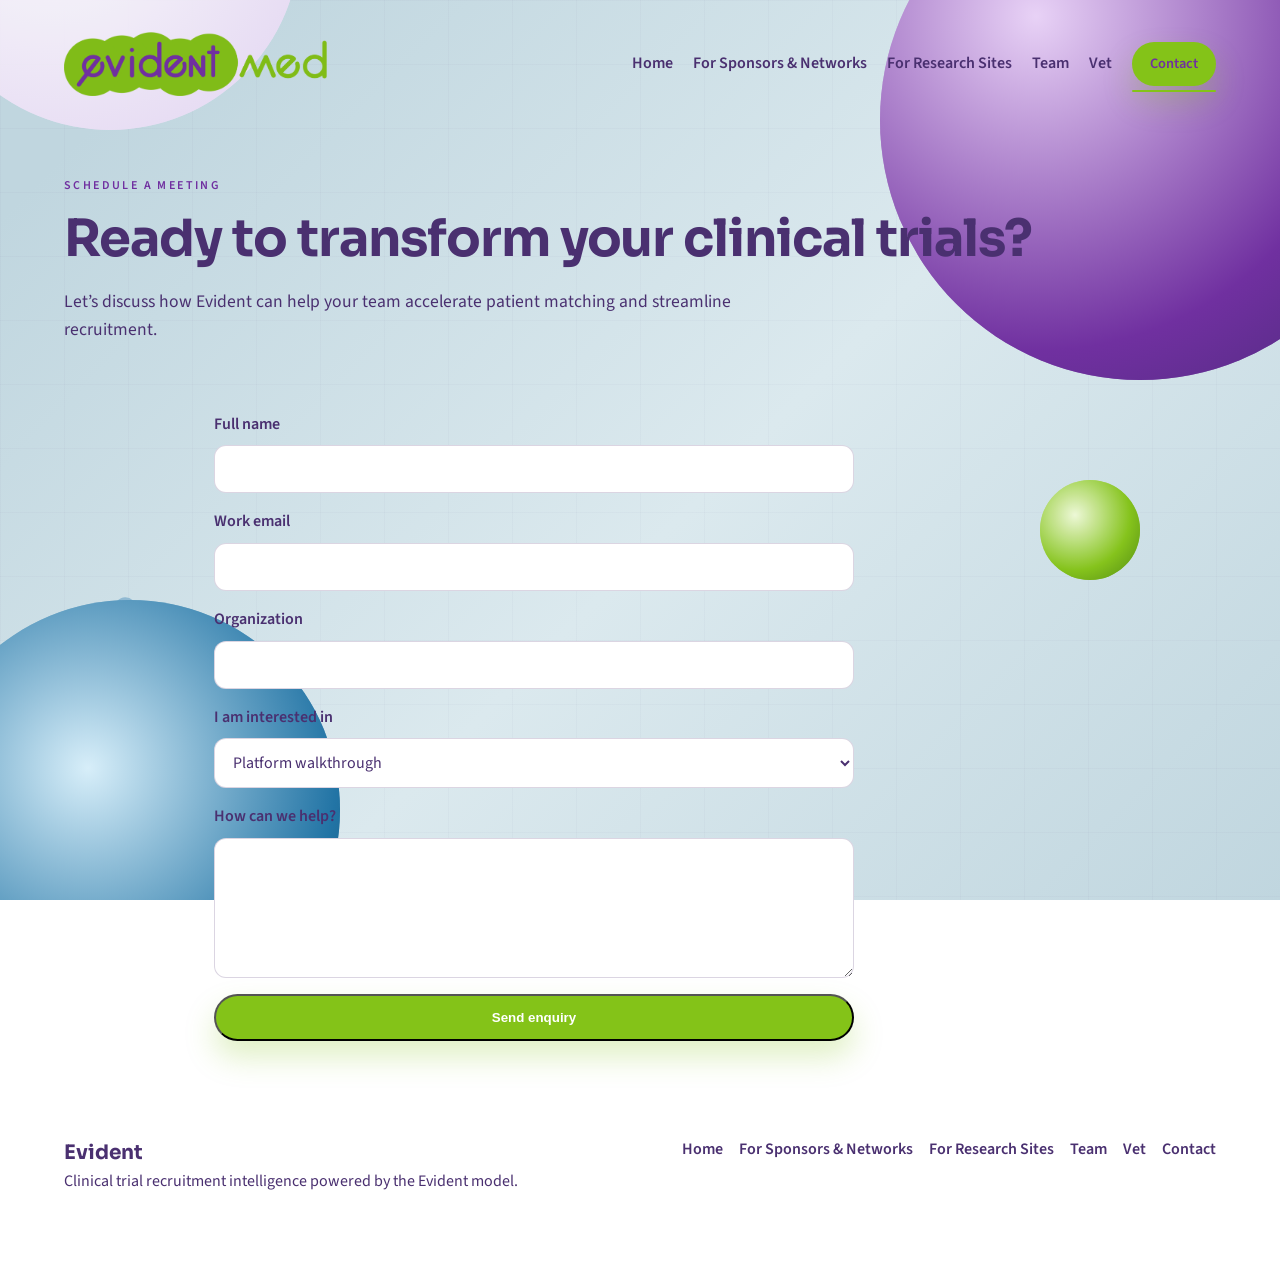
<file: contact/index.html>
<!doctype html>
<html lang="en">
  <head>
    <meta charset="utf-8" />
    <meta name="viewport" content="width=device-width, initial-scale=1" />
    <title>Evident | Contact</title>
    <meta
      name="description"
      content="Schedule a meeting with Evident to discuss patient-trial matching powered by the Evident model and recruitment acceleration."
    />
    <link rel="icon" href="../static/favicon.png" type="image/png" />
    <link rel="preconnect" href="https://fonts.googleapis.com" />
    <link rel="preconnect" href="https://fonts.gstatic.com" crossorigin />
    <link
      href="https://fonts.googleapis.com/css2?family=Sora:wght@400;600;700&family=Source+Sans+3:wght@400;500;600&display=swap"
      rel="stylesheet"
    />
    <link rel="stylesheet" href="../styles.css" />
  </head>
  <body>
    <div class="bg">
      <div class="orb orb-one" aria-hidden="true"></div>
      <div class="orb orb-two" aria-hidden="true"></div>
      <div class="orb orb-three" aria-hidden="true"></div>
      <div class="orb orb-four" aria-hidden="true"></div>
      <div class="orb orb-one orb-flat" aria-hidden="true"></div>
      <div class="orb orb-two orb-flat" aria-hidden="true"></div>
      <div class="orb orb-three orb-flat" aria-hidden="true"></div>
      <div class="orb orb-four orb-flat" aria-hidden="true"></div>
      <canvas class="orb-lines" aria-hidden="true"></canvas>
      <div class="grid" aria-hidden="true"></div>
    </div>

    <header class="nav">
      <a class="logo" href="../index.html" aria-label="Evident home">
        <img src="../static/evidentmed.png" alt="Evident logo" />
      </a>
      <button class="nav-toggle" type="button" aria-label="Toggle menu" aria-expanded="false">
        <span class="bar"></span>
        <span class="bar"></span>
        <span class="bar"></span>
      </button>
      <nav class="nav-links">
        <button class="nav-toggle nav-close" type="button" aria-label="Close menu">
          <span class="bar"></span>
          <span class="bar"></span>
          <span class="bar"></span>
        </button>
        <a href="../index.html">Home</a>
        <a href="../pharma/index.html">For Sponsors &amp; Networks</a>
        <a href="../vets/index.html">For Research Sites</a>
        <a href="../team/index.html">Team</a>
        <a href="https://evident.vet">Vet</a>
        <a href="../contact/index.html" class="button small active">Contact</a>
      </nav>
    </header>

    <main>
      <section class="page-hero">
        <p class="eyebrow">Schedule a meeting</p>
        <h1>Ready to transform your clinical trials?</h1>
        <p class="lede">
          Let’s discuss how Evident can help your team accelerate patient
          matching and streamline recruitment.
        </p>
      </section>

      <section class="content">
        <form class="form" action="https://api.web3forms.com/submit" method="post" data-web3>
          <input type="hidden" name="access_key" value="3e343754-287f-47aa-9b7f-0cca953d93fd" />
          <input type="hidden" name="subject" value="Evident website enquiry" />
          <input type="hidden" name="from_name" value="Evident Website" />
          <div class="field">
            <label class="label" for="name">Full name</label>
            <input class="input" id="name" name="name" type="text" required />
          </div>
          <div class="field">
            <label class="label" for="email">Work email</label>
            <input class="input" id="email" name="email" type="email" required />
          </div>
          <div class="field">
            <label class="label" for="company">Organization</label>
            <input class="input" id="company" name="company" type="text" />
          </div>
          <div class="field">
            <label class="label" for="interest">I am interested in</label>
            <select class="select" id="interest" name="interest">
              <option value="demo" selected>Platform walkthrough</option>
              <option value="sponsor">Sponsor / CRO workflow</option>
              <option value="site">Research site deployment</option>
              <option value="integration">EHR and data integration</option>
              <option value="other">Other</option>
            </select>
          </div>
          <div class="field">
            <label class="label" for="message">How can we help?</label>
            <textarea
              class="textarea"
              id="message"
              name="message"
              required
            ></textarea>
          </div>
          <button class="button" type="submit">Send enquiry</button>
          <p class="form-note" data-form-status></p>
        </form>
      </section>
    </main>

    <footer class="footer">
      <div>
        <div class="logo">Evident</div>
        <p>Clinical trial recruitment intelligence powered by the Evident model.</p>
      </div>
      <div class="footer-links">
        <a href="../index.html">Home</a>
        <a href="../pharma/index.html">For Sponsors &amp; Networks</a>
        <a href="../vets/index.html">For Research Sites</a>
        <a href="../team/index.html">Team</a>
        <a href="https://evident.vet">Vet</a>
        <a href="../contact/index.html">Contact</a>
      </div>
    </footer>
    <script src="../scripts.js"></script>
  </body>
</html>
</file>
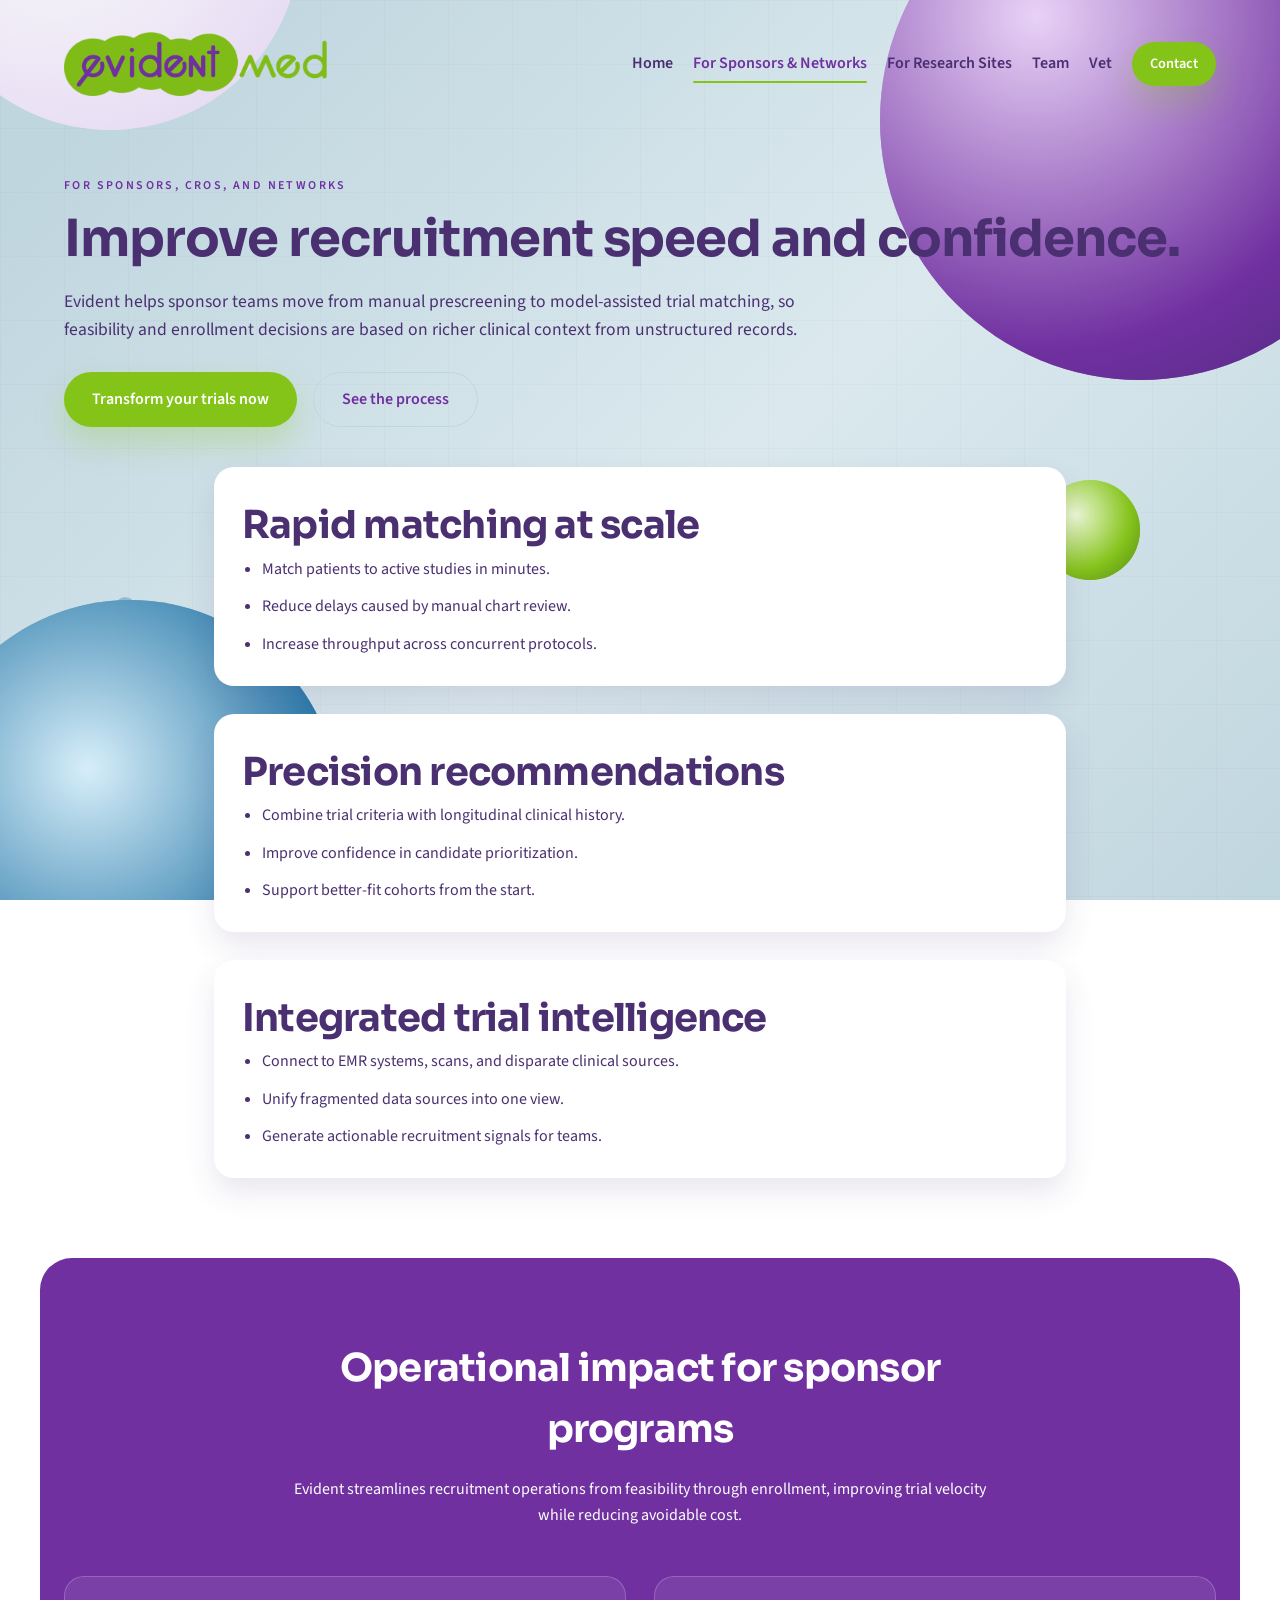
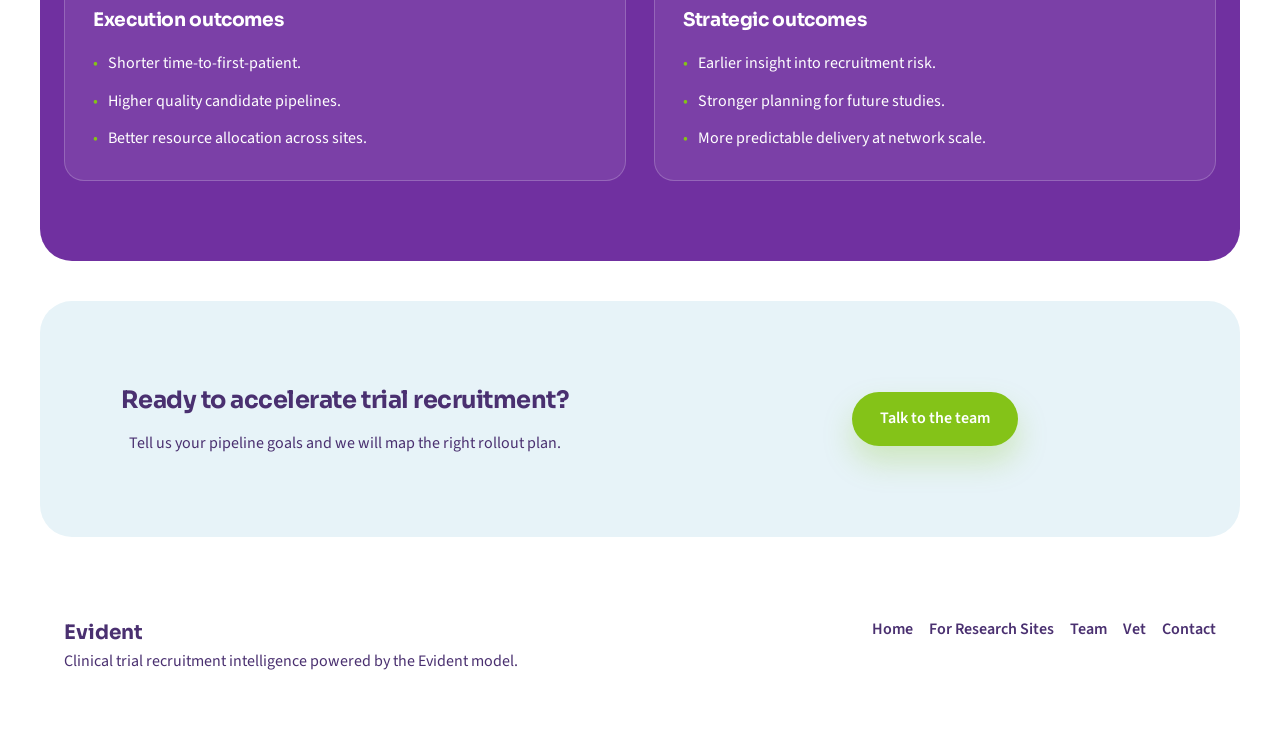
<file: pharma/index.html>
<!doctype html>
<html lang="en">
  <head>
    <meta charset="utf-8" />
    <meta name="viewport" content="width=device-width, initial-scale=1" />
    <title>Evident | For Sponsors &amp; Networks</title>
    <meta
      name="description"
      content="Evident helps sponsors and networks accelerate recruitment with model-driven patient-trial matching and integrated data analysis."
    />
    <link rel="icon" href="../static/favicon.png" type="image/png" />
    <link rel="preconnect" href="https://fonts.googleapis.com" />
    <link rel="preconnect" href="https://fonts.gstatic.com" crossorigin />
    <link
      href="https://fonts.googleapis.com/css2?family=Sora:wght@400;600;700&family=Source+Sans+3:wght@400;500;600&display=swap"
      rel="stylesheet"
    />
    <link rel="stylesheet" href="../styles.css" />
  </head>
  <body>
    <div class="bg">
      <div class="orb orb-one" aria-hidden="true"></div>
      <div class="orb orb-two" aria-hidden="true"></div>
      <div class="orb orb-three" aria-hidden="true"></div>
      <div class="orb orb-four" aria-hidden="true"></div>
      <div class="orb orb-one orb-flat" aria-hidden="true"></div>
      <div class="orb orb-two orb-flat" aria-hidden="true"></div>
      <div class="orb orb-three orb-flat" aria-hidden="true"></div>
      <div class="orb orb-four orb-flat" aria-hidden="true"></div>
      <canvas class="orb-lines" aria-hidden="true"></canvas>
      <div class="grid" aria-hidden="true"></div>
    </div>

    <header class="nav">
      <a class="logo" href="../index.html" aria-label="Evident home">
        <img src="../static/evidentmed.png" alt="Evident logo" />
      </a>
      <button class="nav-toggle" type="button" aria-label="Toggle menu" aria-expanded="false">
        <span class="bar"></span>
        <span class="bar"></span>
        <span class="bar"></span>
      </button>
      <nav class="nav-links">
        <button class="nav-toggle nav-close" type="button" aria-label="Close menu">
          <span class="bar"></span>
          <span class="bar"></span>
          <span class="bar"></span>
        </button>
        <a href="../index.html">Home</a>
        <a href="../pharma/index.html" class="active">For Sponsors &amp; Networks</a>
        <a href="../vets/index.html">For Research Sites</a>
        <a href="../team/index.html">Team</a>
        <a href="https://evident.vet">Vet</a>
        <a href="../contact/index.html" class="button small">Contact</a>
      </nav>
    </header>

    <main>
      <section class="page-hero">
        <p class="eyebrow">For sponsors, CROs, and networks</p>
        <h1>Improve recruitment speed and confidence.</h1>
        <p class="lede">
          Evident helps sponsor teams move from manual prescreening to
          model-assisted trial matching, so feasibility and enrollment decisions
          are based on richer clinical context from unstructured records.
        </p>
        <div class="cta-row">
          <a class="button" href="../contact/index.html">Transform your trials now</a>
          <a class="button ghost" href="../index.html#impact">See the process</a>
        </div>
      </section>

      <section class="content">
        <div class="card">
          <h2>Rapid matching at scale</h2>
          <ul>
            <li>Match patients to active studies in minutes.</li>
            <li>Reduce delays caused by manual chart review.</li>
            <li>Increase throughput across concurrent protocols.</li>
          </ul>
        </div>

        <div class="card">
          <h2>Precision recommendations</h2>
          <ul>
            <li>Combine trial criteria with longitudinal clinical history.</li>
            <li>Improve confidence in candidate prioritization.</li>
            <li>Support better-fit cohorts from the start.</li>
          </ul>
        </div>

        <div class="card">
          <h2>Integrated trial intelligence</h2>
          <ul>
            <li>Connect to EMR systems, scans, and disparate clinical sources.</li>
            <li>Unify fragmented data sources into one view.</li>
            <li>Generate actionable recruitment signals for teams.</li>
          </ul>
        </div>
      </section>

      <section class="section dark">
        <div class="section-title">
          <h2>Operational impact for sponsor programs</h2>
          <p>
            Evident streamlines recruitment operations from feasibility through
            enrollment, improving trial velocity while reducing avoidable cost.
          </p>
        </div>
        <div class="split">
          <div class="panel">
            <h3>Execution outcomes</h3>
            <ul>
              <li>Shorter time-to-first-patient.</li>
              <li>Higher quality candidate pipelines.</li>
              <li>Better resource allocation across sites.</li>
            </ul>
          </div>
          <div class="panel">
            <h3>Strategic outcomes</h3>
            <ul>
              <li>Earlier insight into recruitment risk.</li>
              <li>Stronger planning for future studies.</li>
              <li>More predictable delivery at network scale.</li>
            </ul>
          </div>
        </div>
      </section>

      <section class="section cta">
        <div class="cta-content">
          <h2>Ready to accelerate trial recruitment?</h2>
          <p>Tell us your pipeline goals and we will map the right rollout plan.</p>
        </div>
        <div class="cta-actions">
          <a class="button" href="../contact/index.html">Talk to the team</a>
        </div>
      </section>
    </main>

    <footer class="footer">
      <div>
        <div class="logo">Evident</div>
        <p>Clinical trial recruitment intelligence powered by the Evident model.</p>
      </div>
      <div class="footer-links">
        <a href="../index.html">Home</a>
        <a href="../vets/index.html">For Research Sites</a>
        <a href="../team/index.html">Team</a>
        <a href="https://evident.vet">Vet</a>
        <a href="../contact/index.html">Contact</a>
      </div>
    </footer>
    <script src="../scripts.js"></script>
  </body>
</html>
</file>
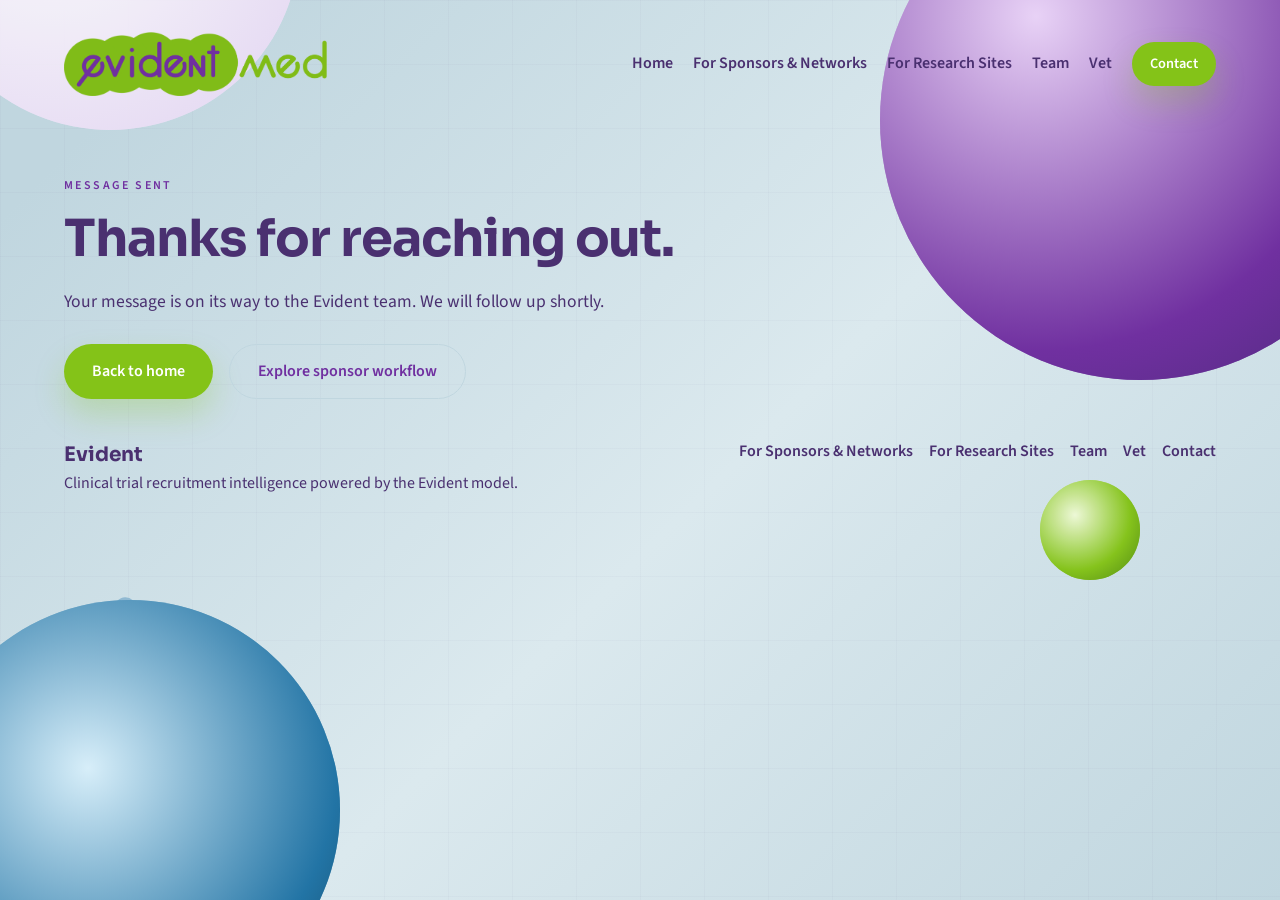
<file: success/index.html>
<!doctype html>
<html lang="en">
  <head>
    <meta charset="utf-8" />
    <meta name="viewport" content="width=device-width, initial-scale=1" />
    <title>Evident | Message Sent</title>
    <meta
      name="description"
      content="Your message has been sent to the Evident team."
    />
    <link rel="icon" href="../static/favicon.png" type="image/png" />
    <link rel="preconnect" href="https://fonts.googleapis.com" />
    <link rel="preconnect" href="https://fonts.gstatic.com" crossorigin />
    <link
      href="https://fonts.googleapis.com/css2?family=Sora:wght@400;600;700&family=Source+Sans+3:wght@400;500;600&display=swap"
      rel="stylesheet"
    />
    <link rel="stylesheet" href="../styles.css" />
  </head>
  <body>
    <div class="bg">
      <div class="orb orb-one" aria-hidden="true"></div>
      <div class="orb orb-two" aria-hidden="true"></div>
      <div class="orb orb-three" aria-hidden="true"></div>
      <div class="orb orb-four" aria-hidden="true"></div>
      <div class="orb orb-one orb-flat" aria-hidden="true"></div>
      <div class="orb orb-two orb-flat" aria-hidden="true"></div>
      <div class="orb orb-three orb-flat" aria-hidden="true"></div>
      <div class="orb orb-four orb-flat" aria-hidden="true"></div>
      <canvas class="orb-lines" aria-hidden="true"></canvas>
      <div class="grid" aria-hidden="true"></div>
    </div>

    <header class="nav">
      <a class="logo" href="../index.html" aria-label="Evident home">
        <img src="../static/evidentmed.png" alt="Evident logo" />
      </a>
      <button class="nav-toggle" type="button" aria-label="Toggle menu" aria-expanded="false">
        <span class="bar"></span>
        <span class="bar"></span>
        <span class="bar"></span>
      </button>
      <nav class="nav-links">
        <button class="nav-toggle nav-close" type="button" aria-label="Close menu">
          <span class="bar"></span>
          <span class="bar"></span>
          <span class="bar"></span>
        </button>
        <a href="../index.html">Home</a>
        <a href="../pharma/index.html">For Sponsors &amp; Networks</a>
        <a href="../vets/index.html">For Research Sites</a>
        <a href="../team/index.html">Team</a>
        <a href="https://evident.vet">Vet</a>
        <a href="../contact/index.html" class="button small">Contact</a>
      </nav>
    </header>

    <main>
      <section class="page-hero">
        <p class="eyebrow">Message sent</p>
        <h1>Thanks for reaching out.</h1>
        <p class="lede">
          Your message is on its way to the Evident team. We will follow up
          shortly.
        </p>
        <div class="cta-row">
          <a class="button" href="../index.html">Back to home</a>
          <a class="button ghost" href="../pharma/index.html">Explore sponsor workflow</a>
        </div>
      </section>
    </main>

    <footer class="footer">
      <div>
        <div class="logo">Evident</div>
        <p>Clinical trial recruitment intelligence powered by the Evident model.</p>
      </div>
      <div class="footer-links">
        <a href="../pharma/index.html">For Sponsors &amp; Networks</a>
        <a href="../vets/index.html">For Research Sites</a>
        <a href="../team/index.html">Team</a>
        <a href="https://evident.vet">Vet</a>
        <a href="../contact/index.html">Contact</a>
      </div>
    </footer>
    <script src="../scripts.js"></script>
  </body>
</html>
</file>
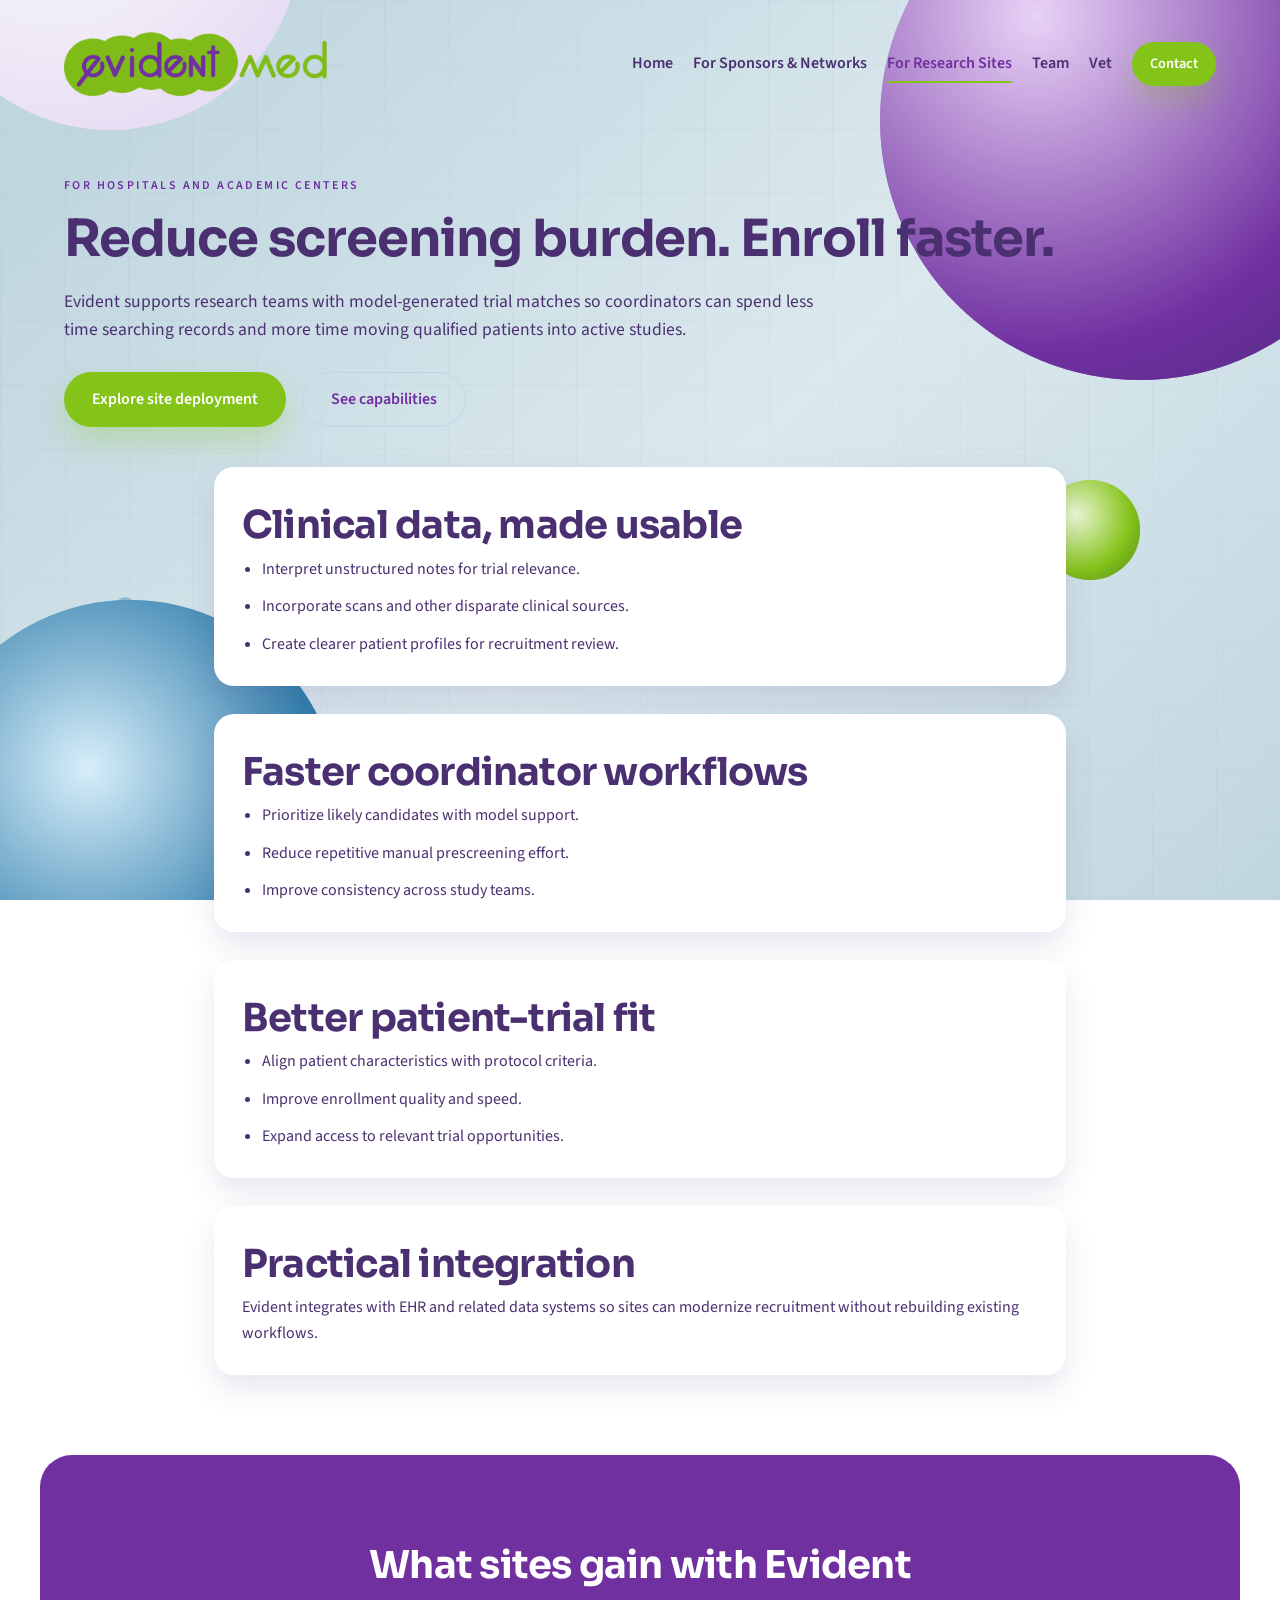
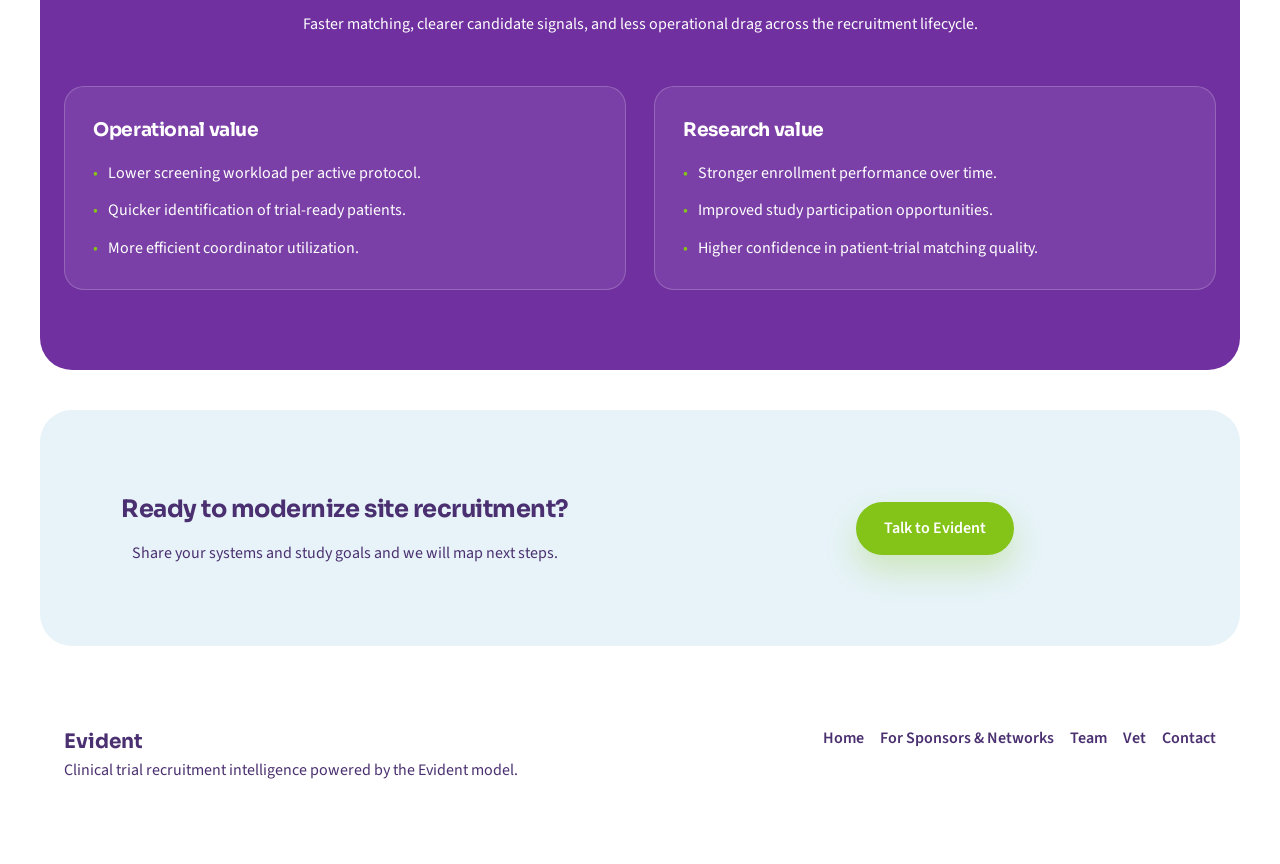
<file: vets/index.html>
<!doctype html>
<html lang="en">
  <head>
    <meta charset="utf-8" />
    <meta name="viewport" content="width=device-width, initial-scale=1" />
    <title>Evident | For Research Sites</title>
    <meta
      name="description"
      content="Evident helps research sites reduce screening burden and match more patients to relevant clinical trials with model-assisted analysis."
    />
    <link rel="icon" href="../static/favicon.png" type="image/png" />
    <link rel="preconnect" href="https://fonts.googleapis.com" />
    <link rel="preconnect" href="https://fonts.gstatic.com" crossorigin />
    <link
      href="https://fonts.googleapis.com/css2?family=Sora:wght@400;600;700&family=Source+Sans+3:wght@400;500;600&display=swap"
      rel="stylesheet"
    />
    <link rel="stylesheet" href="../styles.css" />
  </head>
  <body>
    <div class="bg">
      <div class="orb orb-one" aria-hidden="true"></div>
      <div class="orb orb-two" aria-hidden="true"></div>
      <div class="orb orb-three" aria-hidden="true"></div>
      <div class="orb orb-four" aria-hidden="true"></div>
      <div class="orb orb-one orb-flat" aria-hidden="true"></div>
      <div class="orb orb-two orb-flat" aria-hidden="true"></div>
      <div class="orb orb-three orb-flat" aria-hidden="true"></div>
      <div class="orb orb-four orb-flat" aria-hidden="true"></div>
      <canvas class="orb-lines" aria-hidden="true"></canvas>
      <div class="grid" aria-hidden="true"></div>
    </div>

    <header class="nav">
      <a class="logo" href="../index.html" aria-label="Evident home">
        <img src="../static/evidentmed.png" alt="Evident logo" />
      </a>
      <button class="nav-toggle" type="button" aria-label="Toggle menu" aria-expanded="false">
        <span class="bar"></span>
        <span class="bar"></span>
        <span class="bar"></span>
      </button>
      <nav class="nav-links">
        <button class="nav-toggle nav-close" type="button" aria-label="Close menu">
          <span class="bar"></span>
          <span class="bar"></span>
          <span class="bar"></span>
        </button>
        <a href="../index.html">Home</a>
        <a href="../pharma/index.html">For Sponsors &amp; Networks</a>
        <a href="../vets/index.html" class="active">For Research Sites</a>
        <a href="../team/index.html">Team</a>
        <a href="https://evident.vet">Vet</a>
        <a href="../contact/index.html" class="button small">Contact</a>
      </nav>
    </header>

    <main>
      <section class="page-hero">
        <p class="eyebrow">For hospitals and academic centers</p>
        <h1>Reduce screening burden. Enroll faster.</h1>
        <p class="lede">
          Evident supports research teams with model-generated trial matches so
          coordinators can spend less time searching records and more time
          moving qualified patients into active studies.
        </p>
        <div class="cta-row">
          <a class="button" href="../contact/index.html">Explore site deployment</a>
          <a class="button ghost" href="../index.html#platform">See capabilities</a>
        </div>
      </section>

      <section class="content">
        <div class="card">
          <h2>Clinical data, made usable</h2>
          <ul>
            <li>Interpret unstructured notes for trial relevance.</li>
            <li>Incorporate scans and other disparate clinical sources.</li>
            <li>Create clearer patient profiles for recruitment review.</li>
          </ul>
        </div>

        <div class="card">
          <h2>Faster coordinator workflows</h2>
          <ul>
            <li>Prioritize likely candidates with model support.</li>
            <li>Reduce repetitive manual prescreening effort.</li>
            <li>Improve consistency across study teams.</li>
          </ul>
        </div>

        <div class="card">
          <h2>Better patient-trial fit</h2>
          <ul>
            <li>Align patient characteristics with protocol criteria.</li>
            <li>Improve enrollment quality and speed.</li>
            <li>Expand access to relevant trial opportunities.</li>
          </ul>
        </div>

        <div class="card">
          <h2>Practical integration</h2>
          <p>
            Evident integrates with EHR and related data systems so sites can
            modernize recruitment without rebuilding existing workflows.
          </p>
        </div>
      </section>

      <section class="section dark">
        <div class="section-title">
          <h2>What sites gain with Evident</h2>
          <p>
            Faster matching, clearer candidate signals, and less operational drag
            across the recruitment lifecycle.
          </p>
        </div>
        <div class="split">
          <div class="panel">
            <h3>Operational value</h3>
            <ul>
              <li>Lower screening workload per active protocol.</li>
              <li>Quicker identification of trial-ready patients.</li>
              <li>More efficient coordinator utilization.</li>
            </ul>
          </div>
          <div class="panel">
            <h3>Research value</h3>
            <ul>
              <li>Stronger enrollment performance over time.</li>
              <li>Improved study participation opportunities.</li>
              <li>Higher confidence in patient-trial matching quality.</li>
            </ul>
          </div>
        </div>
      </section>

      <section class="section cta">
        <div class="cta-content">
          <h2>Ready to modernize site recruitment?</h2>
          <p>Share your systems and study goals and we will map next steps.</p>
        </div>
        <div class="cta-actions">
          <a class="button" href="../contact/index.html">Talk to Evident</a>
        </div>
      </section>
    </main>

    <footer class="footer">
      <div>
        <div class="logo">Evident</div>
        <p>Clinical trial recruitment intelligence powered by the Evident model.</p>
      </div>
      <div class="footer-links">
        <a href="../index.html">Home</a>
        <a href="../pharma/index.html">For Sponsors &amp; Networks</a>
        <a href="../team/index.html">Team</a>
        <a href="https://evident.vet">Vet</a>
        <a href="../contact/index.html">Contact</a>
      </div>
    </footer>
    <script src="../scripts.js"></script>
  </body>
</html>
</file>
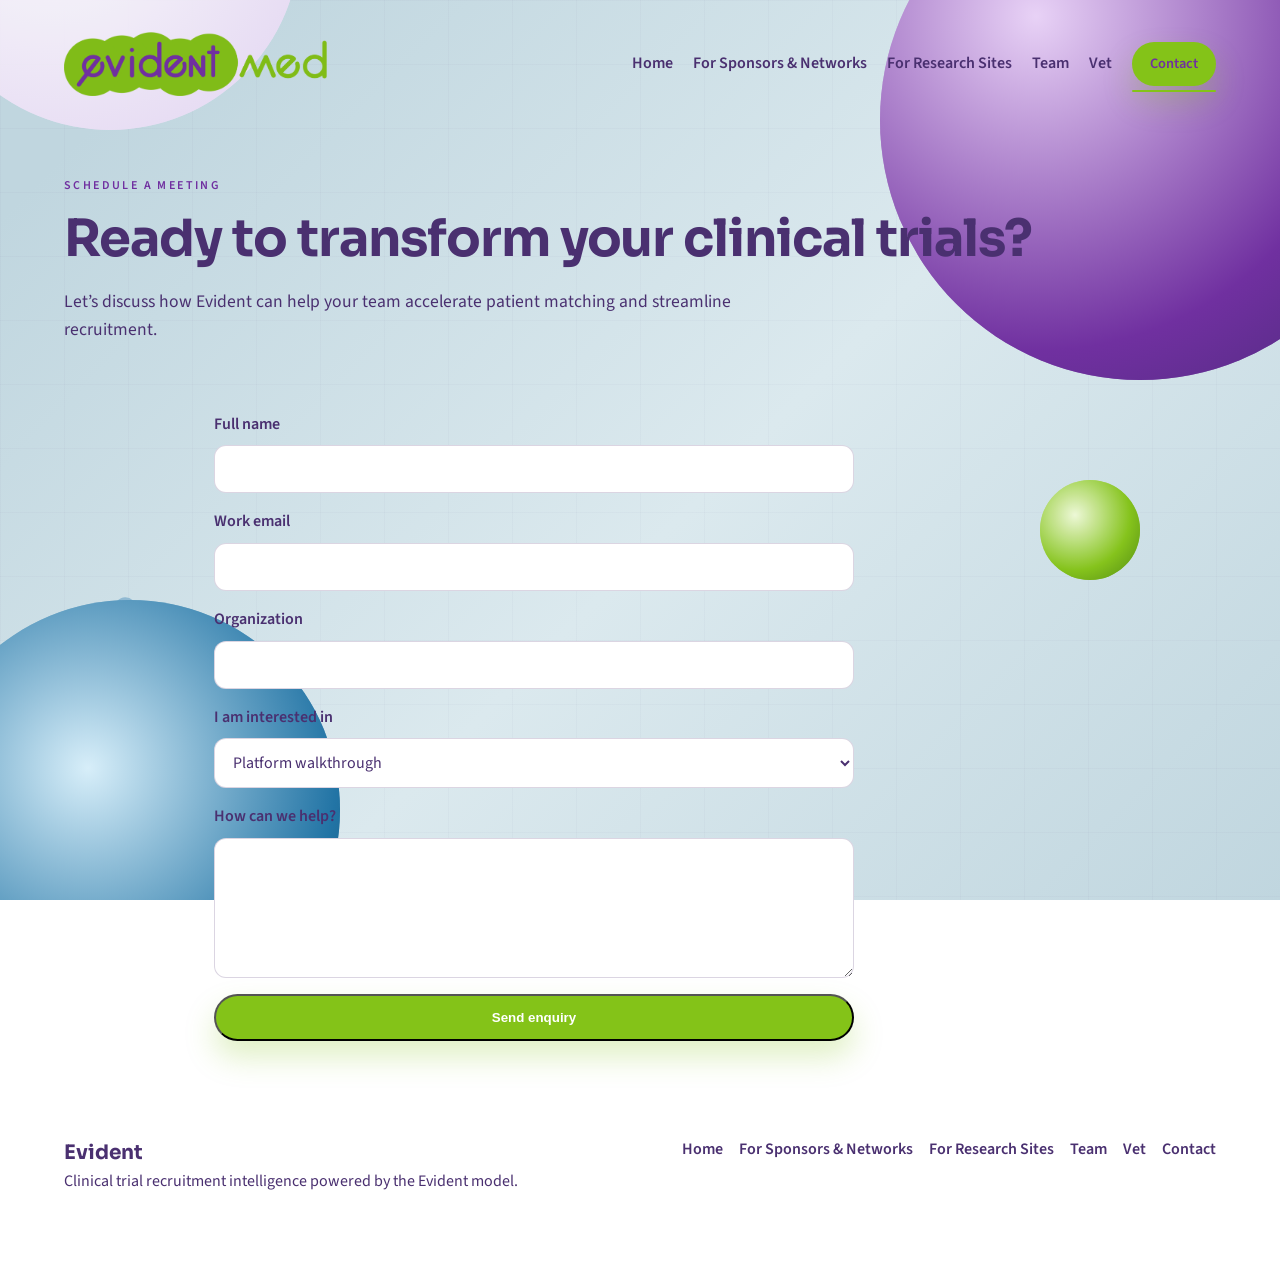
<file: contact.html>
<!doctype html>
<html lang="en">
  <head>
    <meta charset="utf-8" />
    <meta http-equiv="refresh" content="0; url=contact/index.html" />
    <meta name="viewport" content="width=device-width, initial-scale=1" />
    <title>Redirecting...</title>
    <link rel="canonical" href="contact/index.html" />
  </head>
  <body>
    <p>
      <a href="index.html">Home</a> |
      <a href="pharma/index.html">For Sponsors &amp; Networks</a> |
      <a href="vets/index.html">For Research Sites</a> |
      <a href="team/index.html">Team</a> |
      <a href="https://evident.vet">Vet</a> |
      <a href="contact/index.html">Contact</a>
    </p>
    <p>Redirecting to <a href="contact/index.html">/contact/</a>...</p>
    <script>window.location.replace('contact/index.html');</script>
  </body>
</html>
</file>
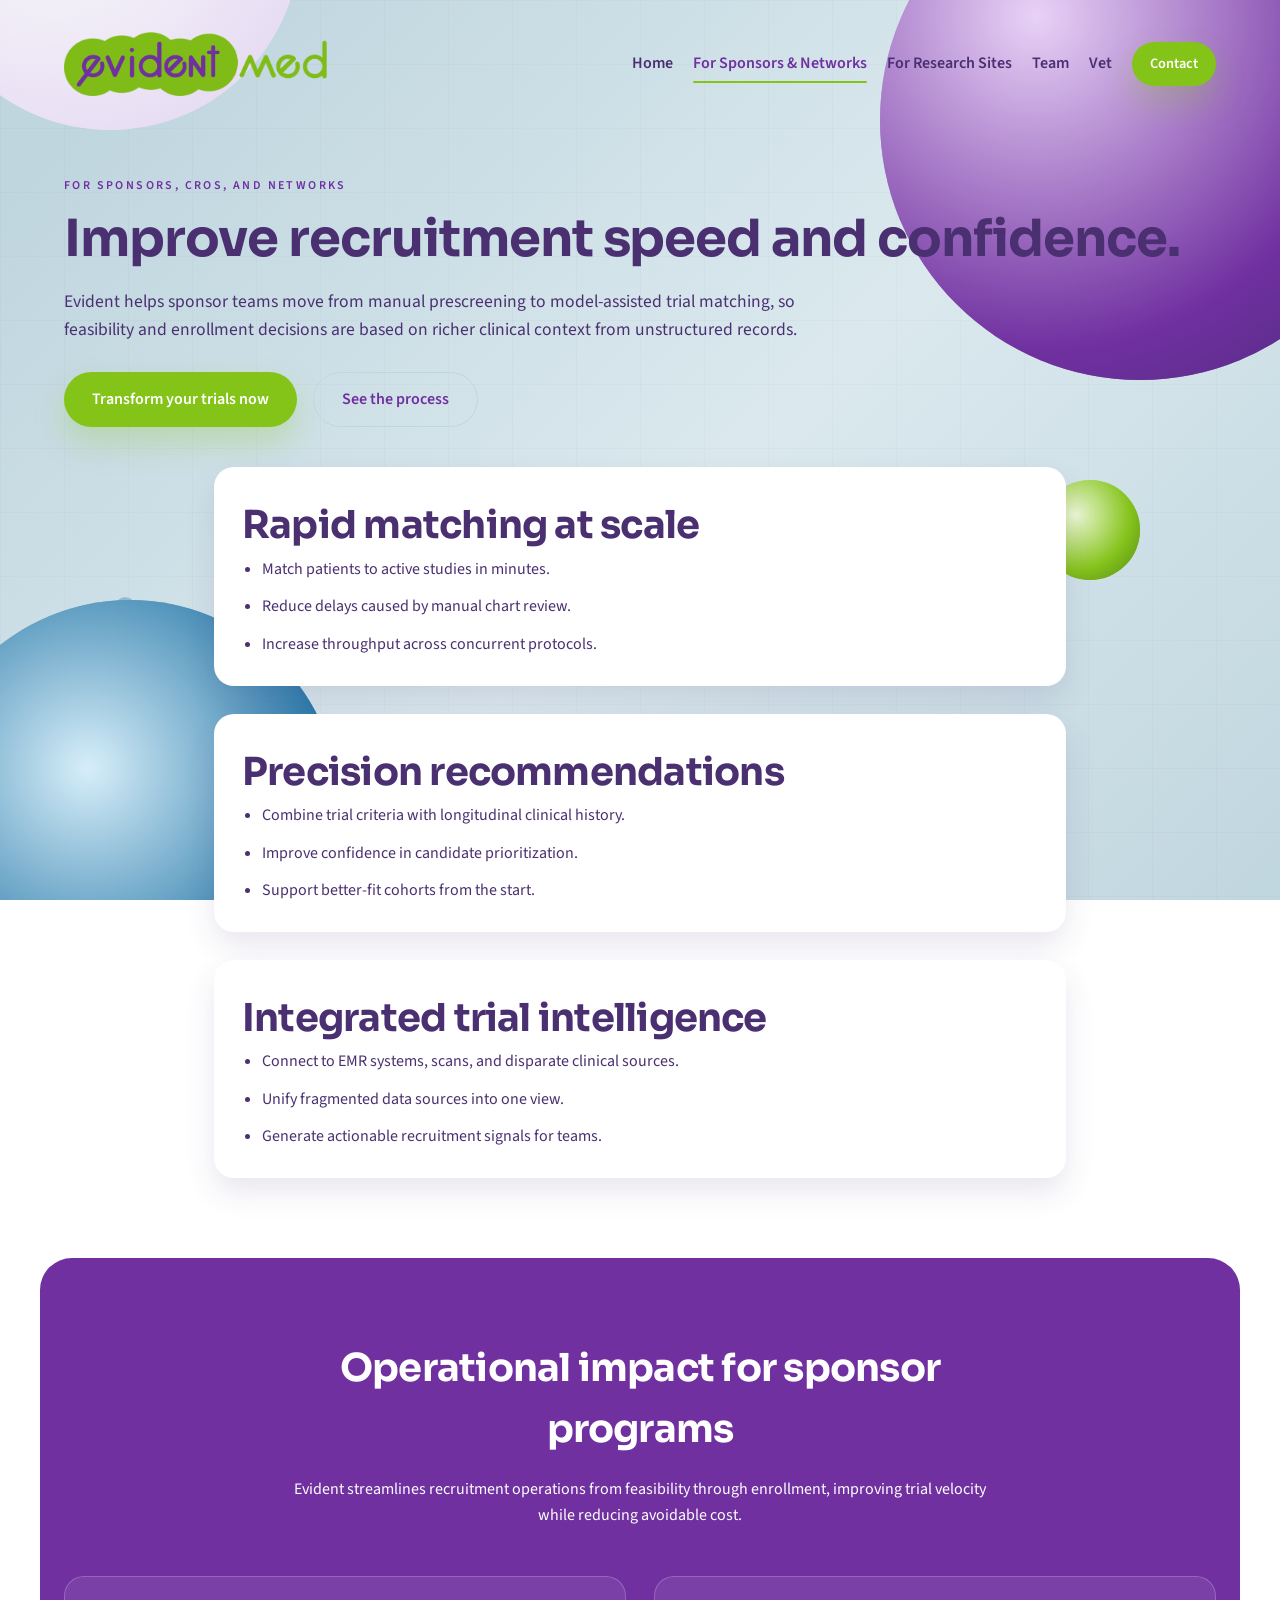
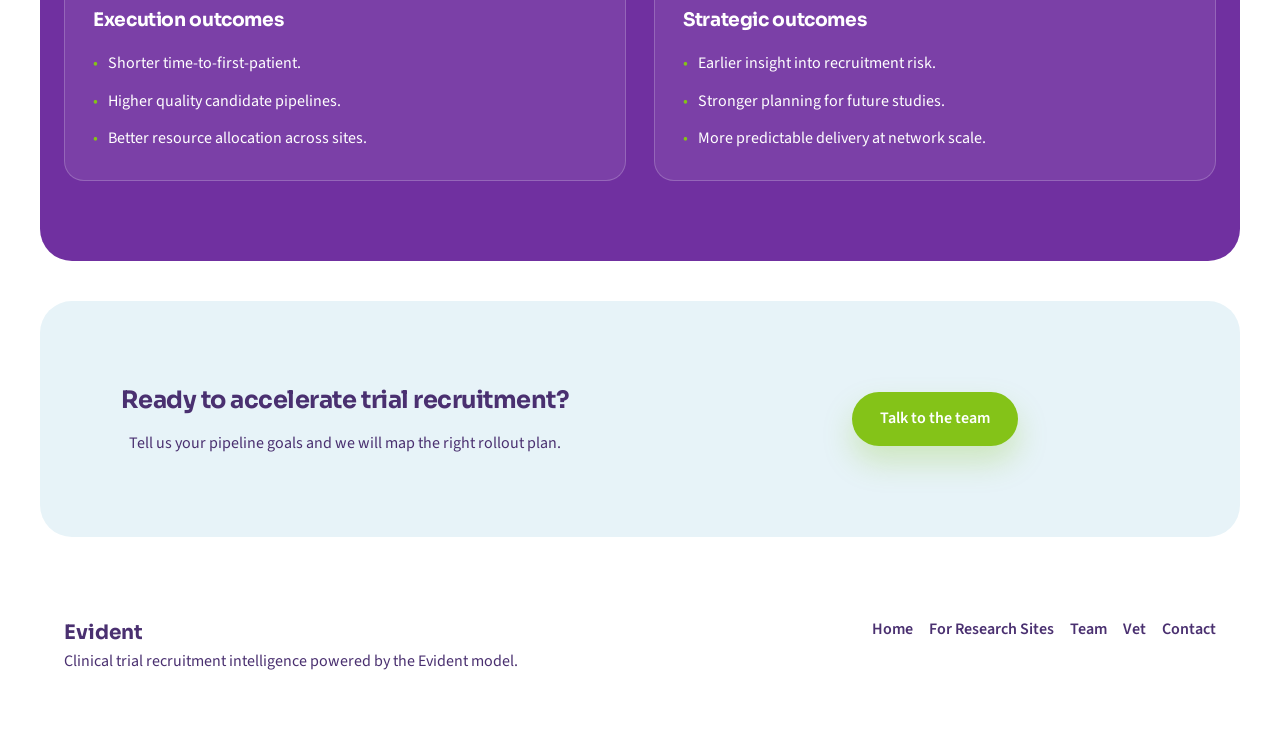
<file: pharma.html>
<!doctype html>
<html lang="en">
  <head>
    <meta charset="utf-8" />
    <meta http-equiv="refresh" content="0; url=pharma/index.html" />
    <meta name="viewport" content="width=device-width, initial-scale=1" />
    <title>Redirecting...</title>
    <link rel="canonical" href="pharma/index.html" />
  </head>
  <body>
    <p>
      <a href="index.html">Home</a> |
      <a href="pharma/index.html">For Sponsors &amp; Networks</a> |
      <a href="vets/index.html">For Research Sites</a> |
      <a href="team/index.html">Team</a> |
      <a href="https://evident.vet">Vet</a> |
      <a href="contact/index.html">Contact</a>
    </p>
    <p>Redirecting to <a href="pharma/index.html">/pharma/</a>...</p>
    <script>window.location.replace('pharma/index.html');</script>
  </body>
</html>
</file>
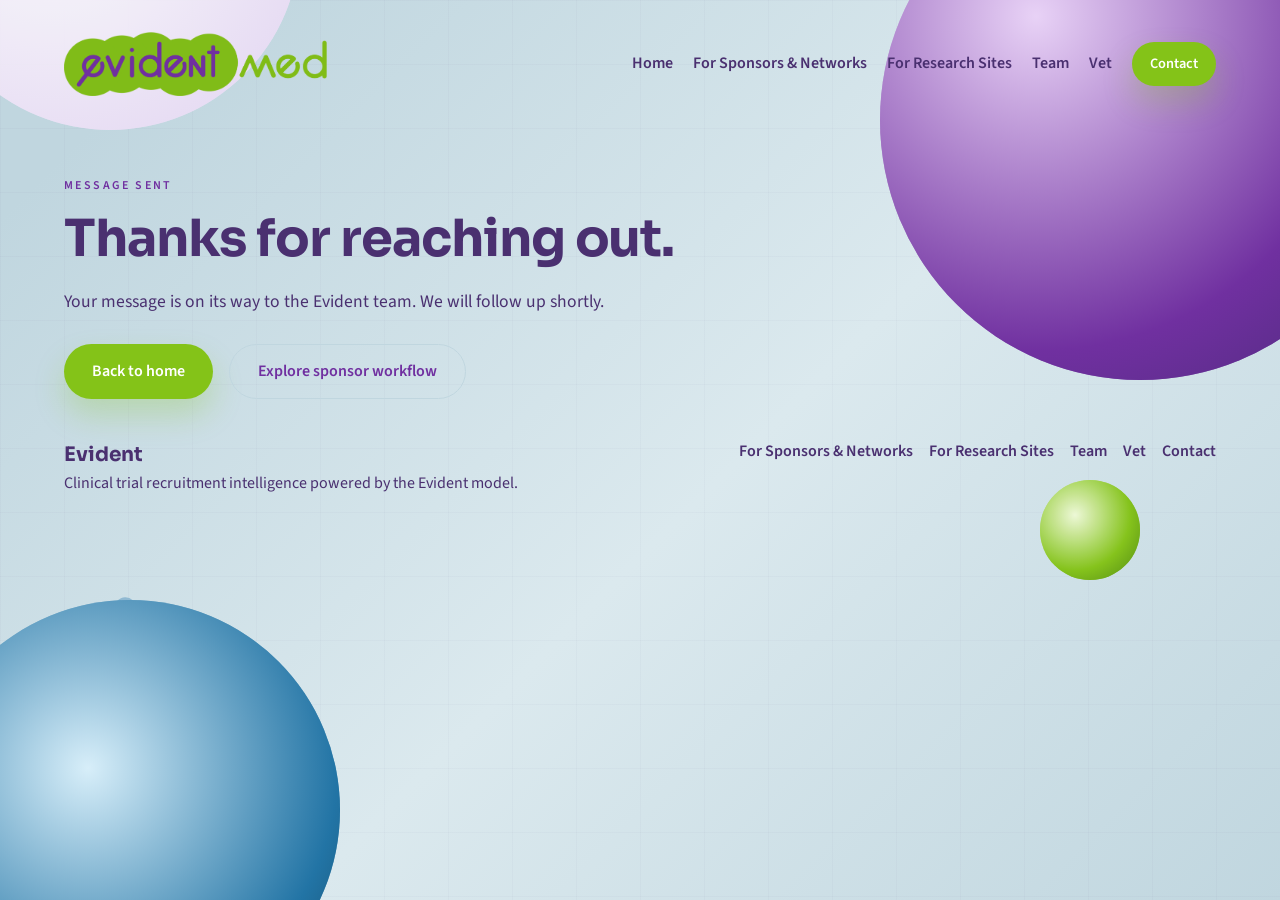
<file: success.html>
<!doctype html>
<html lang="en">
  <head>
    <meta charset="utf-8" />
    <meta http-equiv="refresh" content="0; url=success/index.html" />
    <meta name="viewport" content="width=device-width, initial-scale=1" />
    <title>Redirecting...</title>
    <link rel="canonical" href="success/index.html" />
  </head>
  <body>
    <p>
      <a href="index.html">Home</a> |
      <a href="pharma/index.html">For Sponsors &amp; Networks</a> |
      <a href="vets/index.html">For Research Sites</a> |
      <a href="team/index.html">Team</a> |
      <a href="https://evident.vet">Vet</a> |
      <a href="contact/index.html">Contact</a>
    </p>
    <p>Redirecting to <a href="success/index.html">/success/</a>...</p>
    <script>window.location.replace('success/index.html');</script>
  </body>
</html>
</file>
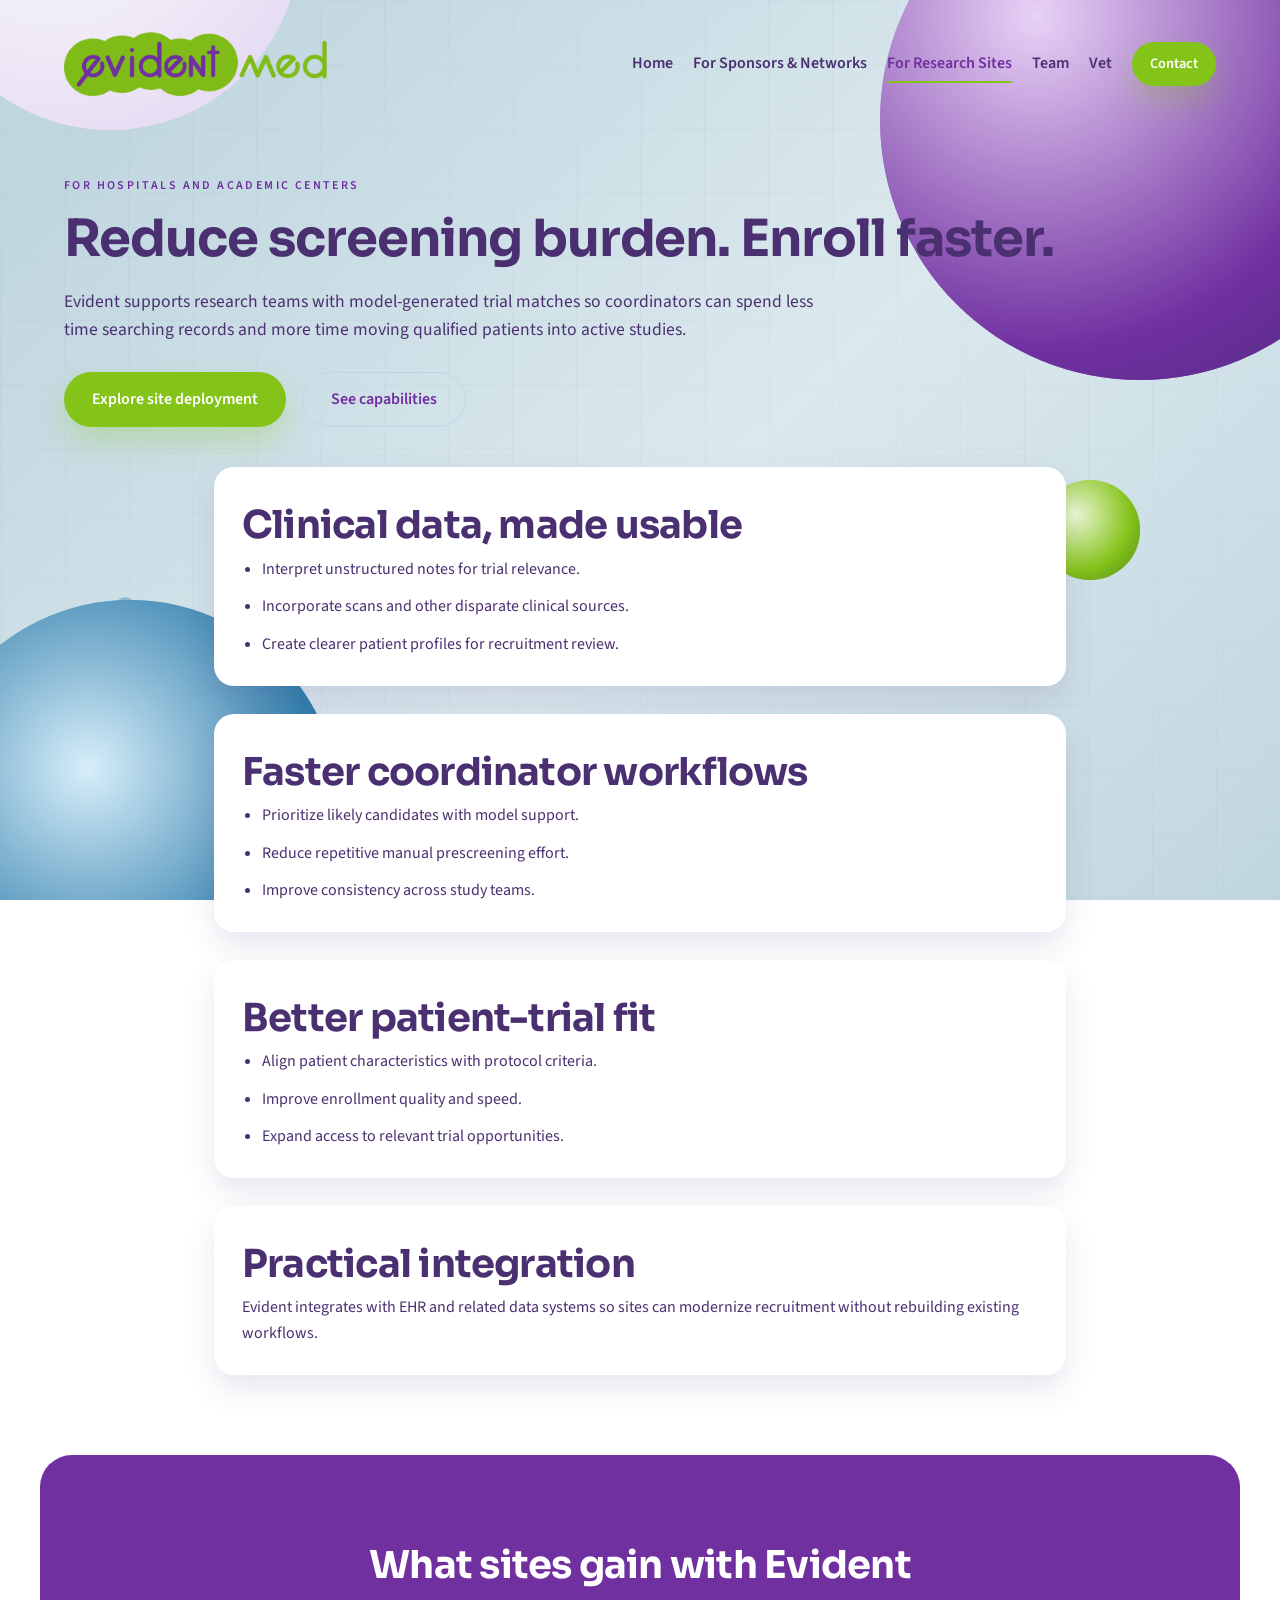
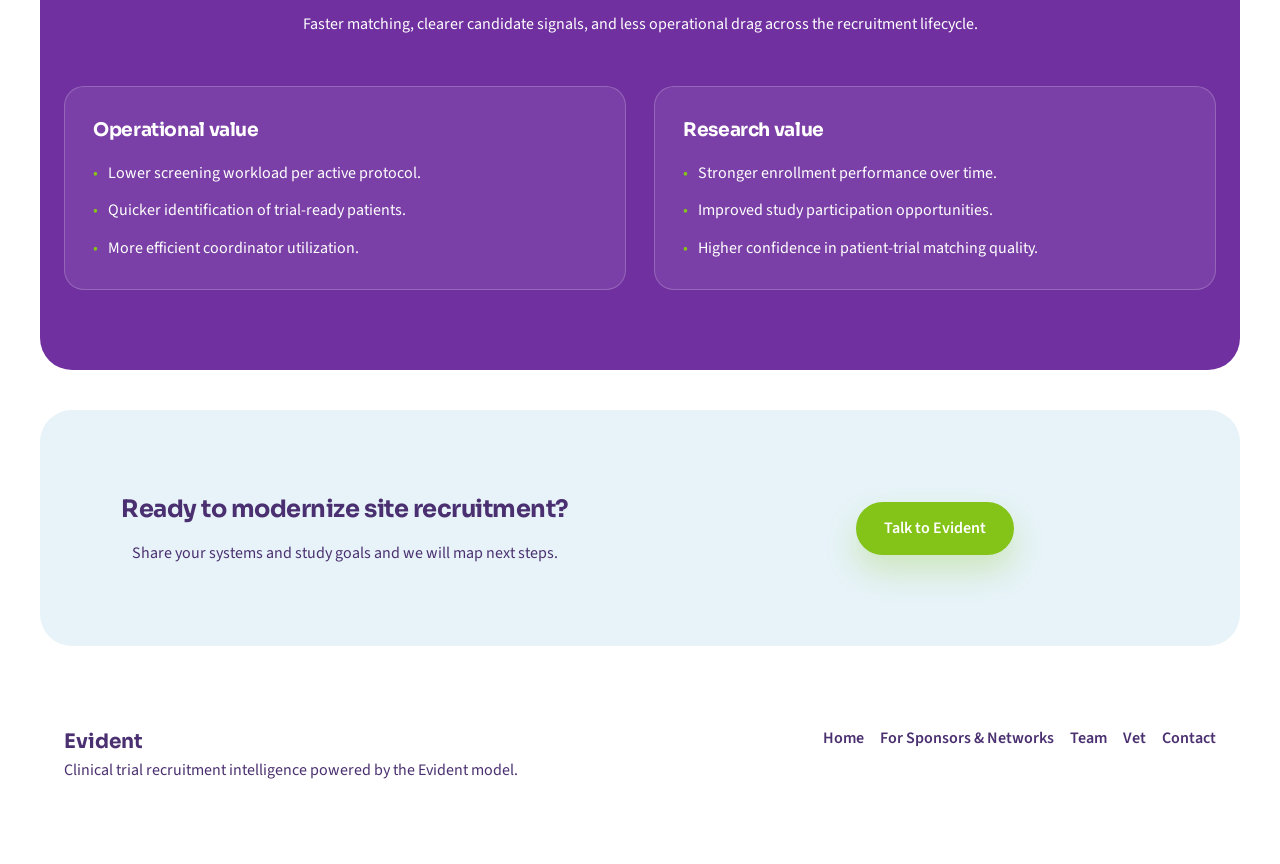
<file: vets.html>
<!doctype html>
<html lang="en">
  <head>
    <meta charset="utf-8" />
    <meta http-equiv="refresh" content="0; url=vets/index.html" />
    <meta name="viewport" content="width=device-width, initial-scale=1" />
    <title>Redirecting...</title>
    <link rel="canonical" href="vets/index.html" />
  </head>
  <body>
    <p>
      <a href="index.html">Home</a> |
      <a href="pharma/index.html">For Sponsors &amp; Networks</a> |
      <a href="vets/index.html">For Research Sites</a> |
      <a href="team/index.html">Team</a> |
      <a href="https://evident.vet">Vet</a> |
      <a href="contact/index.html">Contact</a>
    </p>
    <p>Redirecting to <a href="vets/index.html">/vets/</a>...</p>
    <script>window.location.replace('vets/index.html');</script>
  </body>
</html>
</file>
<file: styles.css>
:root {
  --page-bg: #ffffff;
  --card-from: #c0d6df;
  --card-via: #dbe9ee;
  --card-to: #c0d6df;
  --primary: #7030a0;
  --primary-hover: #5c2680;
  --text: #4a3070;
  --accent-blue: #2274a5;
  --accent-blue-hover: #1b6189;
  --accent-green: #84c318;
  --accent-green-hover: #6fa214;
  --accent-border: #c0d6df;
  --white: #ffffff;
  --glass: rgba(255, 255, 255, 0.75);
  --shadow: 0 24px 60px rgba(112, 48, 160, 0.18);
}

* {
  box-sizing: border-box;
  margin: 0;
  padding: 0;
}

body {
  font-family: "Source Sans 3", "Avenir LT Std", "Avenir", "Helvetica Neue",
    Helvetica, Arial, sans-serif;
  color: var(--text);
  background: var(--page-bg);
  min-height: 100vh;
  line-height: 1.6;
}

h1,
h2,
h3 {
  font-family: "Sora", "Segoe UI", Tahoma, sans-serif;
  letter-spacing: -0.02em;
}

a {
  color: inherit;
  text-decoration: none;
}

.bg {
  position: fixed;
  inset: 0;
  z-index: -1;
  overflow: hidden;
  background: linear-gradient(135deg, var(--card-from) 10%, var(--card-via) 55%, var(--card-to));
}

.bg::after {
  content: "";
  position: absolute;
  inset: 0;
  background: transparent;
  pointer-events: none;
  z-index: 4;
}

.orb {
  position: absolute;
  border-radius: 999px;
  filter: blur(0px);
  opacity: 0.65;
  animation: float 12s ease-in-out infinite;
  z-index: 3;
  transform-origin: center;
}

.orb-flat {
  background: var(--card-via);
  opacity: 1;
  z-index: 2;
}

.orb-one {
  width: 520px;
  height: 520px;
  background: radial-gradient(circle at 30% 30%, #e8d2f6, #7030a0 65%, #4a2a79);
  --line-color: rgb(168, 138, 200);
  --line-opacity: 0.75;
  top: -140px;
  right: -120px;
}


.orb-two {
  width: 420px;
  height: 420px;
  background: radial-gradient(circle at 40% 40%, #d7eef9, #2274a5 70%, #13445f);
  --line-color: rgb(144, 185, 210);
  --line-opacity: 0.75;
  bottom: -120px;
  left: -80px;
  animation-delay: -4s;
}


.orb-three {
  width: 380px;
  height: 380px;
  background: radial-gradient(circle at 35% 35%, #ffffff, #efe7f7 55%, #e3d4f2);
  --line-color: rgb(188, 163, 215);
  --line-opacity: 0.7;
  top: -250px;
  left: -80px;
  opacity: 0.8;
  animation-delay: -2s;
}


.orb-four {
  width: 100px;
  height: 100px;
  background: radial-gradient(circle at 35% 35%, #eef9d7, #84c318 60%, #4e8610);
  --line-color: rgb(132, 195, 24);
  top: 480px;
  right: 140px;
  opacity: 0.85;
  animation-delay: -1s;
}


.grid {
  position: absolute;
  inset: 0;
  background-image: linear-gradient(rgba(74, 48, 112, 0.08) 1px, transparent 1px),
    linear-gradient(90deg, rgba(74, 48, 112, 0.08) 1px, transparent 1px);
  background-size: 64px 64px;
  mix-blend-mode: multiply;
  opacity: 0.35;
  z-index: 0;
}

.orb-lines {
  position: absolute;
  inset: 0;
  z-index: 1;
  pointer-events: none;
  display: block;
}

@keyframes float {
  0%,
  100% {
    transform: translate3d(0, 0, 0) scale(var(--orb-scale, 1));
  }
  50% {
    transform: translate3d(0, 22px, 0) scale(var(--orb-scale, 1));
  }
}

.nav {
  max-width: 1200px;
  margin: 0 auto;
  padding: 32px 24px 0;
  display: flex;
  justify-content: space-between;
  align-items: center;
  gap: 16px;
  transition: transform 0.3s ease;
}

.logo {
  font-family: "Sora", sans-serif;
  font-weight: 700;
  font-size: 1.25rem;
}

.logo img {
  height: 64px;
  width: auto;
  display: block;
}

.nav-links {
  display: flex;
  gap: 20px;
  align-items: center;
  font-weight: 600;
  color: var(--text);
  flex-wrap: wrap;
  justify-content: flex-end;
}

.nav-toggle {
  display: none;
  width: 48px;
  height: 48px;
  border-radius: 0;
  border: none;
  background: transparent;
  color: var(--page-bg);
  align-items: center;
  justify-content: center;
  font-size: 0;
  line-height: 1;
  cursor: pointer;
  padding: 0;
  flex-direction: column;
  gap: 6px;
}

.nav-toggle .bar {
  display: block;
  width: 28px;
  height: 4px;
  border-radius: 999px;
  background: currentColor;
}


.nav-links a.active {
  color: var(--primary);
  position: relative;
}

.nav-links a.active::after {
  content: "";
  position: absolute;
  left: 0;
  right: 0;
  bottom: -6px;
  height: 2px;
  background: var(--accent-green);
  border-radius: 999px;
}

.hero {
  max-width: 1200px;
  margin: 64px auto 0;
  padding: 40px 24px 80px;
  display: grid;
  gap: 48px;
  grid-template-columns: minmax(0, 2fr) minmax(0, 1fr);
  align-items: center;
}

.page-hero {
  max-width: 1200px;
  margin: 40px auto 0;
  padding: 40px 24px 40px;
}

.page-hero h1 {
  font-size: clamp(2.4rem, 4vw, 3.4rem);
  line-height: 1.1;
  margin: 16px 0 20px;
}

.page-hero .lede {
  max-width: 760px;
}

.content {
  max-width: 900px;
  margin: 0 auto;
  padding: 0 24px 80px;
  display: grid;
  gap: 28px;
}

.content h2 {
  font-size: clamp(1.8rem, 3vw, 2.4rem);
}

.content h3 {
  font-size: 1.3rem;
}

.content ul {
  padding-left: 20px;
  display: grid;
  gap: 12px;
}

.content .card {
  padding: 28px;
}

.eyebrow {
  text-transform: uppercase;
  font-weight: 600;
  letter-spacing: 0.2em;
  font-size: 0.75rem;
  color: var(--primary);
  margin-bottom: 16px;
}

.hero h1 {
  font-size: clamp(2.5rem, 4vw, 3.6rem);
  line-height: 1.1;
  margin-bottom: 20px;
}

.lede {
  font-size: 1.1rem;
  color: var(--text);
  margin-bottom: 28px;
}

.cta-row {
  display: flex;
  gap: 16px;
  flex-wrap: wrap;
}

.button {
  background: var(--accent-green);
  color: var(--white);
  padding: 14px 28px;
  border-radius: 999px;
  font-weight: 600;
  display: inline-flex;
  align-items: center;
  justify-content: center;
  transition: transform 0.2s ease, box-shadow 0.2s ease;
  box-shadow: 0 16px 30px rgba(132, 195, 24, 0.25);
}

.button:hover {
  background: var(--accent-green-hover);
  transform: translateY(-2px);
}

.button.ghost {
  background: transparent;
  border: 1px solid var(--accent-border);
  color: var(--primary);
  box-shadow: none;
}

.button.small {
  padding: 10px 18px;
  font-size: 0.9rem;
}

.trust {
  margin-top: 28px;
  font-size: 0.95rem;
  color: var(--text);
}

.hero-card {
  background: var(--glass);
  border-radius: 28px;
  padding: 28px;
  box-shadow: var(--shadow);
  border: 1px solid rgba(255, 255, 255, 0.6);
  backdrop-filter: blur(12px);
}

.hero-card-hidden {
  visibility: hidden;
}

.hero-card-header {
  display: flex;
  justify-content: space-between;
  align-items: center;
  margin-bottom: 24px;
}

.pill {
  background: #efe7f7;
  color: var(--primary);
  padding: 6px 14px;
  border-radius: 999px;
  font-size: 0.85rem;
  font-weight: 600;
}

.status {
  font-weight: 600;
  color: var(--accent-blue);
}

.metric {
  padding: 16px 0;
  border-bottom: 1px solid rgba(74, 48, 112, 0.12);
}

.metric:last-child {
  border-bottom: none;
}

.metric-label {
  font-size: 0.85rem;
  text-transform: uppercase;
  letter-spacing: 0.1em;
  color: var(--text);
}

.metric-value {
  font-size: 1.3rem;
  font-weight: 600;
  margin-top: 6px;
}

.hero-card-footer {
  display: flex;
  gap: 10px;
  flex-wrap: wrap;
  margin-top: 20px;
}

.tag {
  background: rgba(255, 255, 255, 0.7);
  padding: 6px 12px;
  border-radius: 999px;
  font-size: 0.8rem;
}

.section {
  max-width: 1200px;
  margin: 0 auto;
  padding: 80px 24px;
}

.section.dark {
  background: var(--primary);
  color: var(--white);
  border-radius: 32px;
  margin: 0 auto;
  width: min(1200px, calc(100% - 48px));
}

.section-title {
  max-width: 720px;
  margin-bottom: 48px;
}

.section.dark .section-title,
.section.cta .cta-content,
.section.cta .cta-actions {
  text-align: center;
  margin-left: auto;
  margin-right: auto;
}

.section.cta .cta-actions {
  justify-items: center;
}

.section-title h2 {
  font-size: clamp(2rem, 3vw, 2.6rem);
  margin-bottom: 16px;
}

.steps {
  display: grid;
  gap: 24px;
  grid-template-columns: repeat(auto-fit, minmax(220px, 1fr));
}

.step {
  background: var(--white);
  padding: 24px;
  border-radius: 20px;
  box-shadow: 0 14px 30px rgba(74, 48, 112, 0.12);
}

.section.dark .step {
  background: rgba(255, 255, 255, 0.08);
  box-shadow: none;
}

.split {
  display: grid;
  gap: 28px;
  grid-template-columns: repeat(auto-fit, minmax(240px, 1fr));
}

.panel {
  background: rgba(255, 255, 255, 0.08);
  padding: 28px;
  border-radius: 20px;
  border: 1px solid rgba(255, 255, 255, 0.2);
}

.panel ul {
  list-style: none;
  margin-top: 16px;
  display: grid;
  gap: 12px;
}

.panel li::before {
  content: "•";
  margin-right: 10px;
  color: var(--accent-green);
}

.grid-cards {
  display: grid;
  gap: 24px;
  grid-template-columns: repeat(auto-fit, minmax(220px, 1fr));
}

.feature-grid {
  display: grid;
  gap: 20px;
  grid-template-columns: repeat(auto-fit, minmax(240px, 1fr));
}

.feature {
  background: var(--white);
  padding: 24px;
  border-radius: 20px;
  box-shadow: 0 14px 30px rgba(74, 48, 112, 0.12);
}

.card {
  background: var(--white);
  padding: 24px;
  border-radius: 20px;
  box-shadow: 0 14px 30px rgba(74, 48, 112, 0.12);
}

.video-section .section-title {
  margin-bottom: 32px;
}

.video-shell {
  position: relative;
  background: linear-gradient(
    145deg,
    rgba(255, 255, 255, 0.84),
    rgba(219, 233, 238, 0.65)
  );
  border-radius: 28px;
  padding: 16px;
  border: 1px solid rgba(255, 255, 255, 0.7);
  box-shadow: var(--shadow);
  backdrop-filter: blur(10px);
}

.video-shell::after {
  content: "";
  position: absolute;
  inset: 10px;
  border-radius: 20px;
  border: 1px solid rgba(112, 48, 160, 0.16);
  pointer-events: none;
}

.video-frame {
  position: relative;
  width: 100%;
  aspect-ratio: 3378 / 2124;
  padding-top: 0;
  border-radius: 20px;
  overflow: hidden;
  background: #dbe9ee;
}

.video-poster {
  position: absolute;
  inset: 0;
  width: 100%;
  height: 100%;
  object-fit: cover;
  z-index: 2;
  opacity: 1;
  transition: opacity 0.28s ease;
  pointer-events: none;
}

.video-frame.is-playing .video-poster {
  opacity: 0;
}

.video-frame iframe {
  position: absolute;
  top: -3px;
  left: -2px;
  width: calc(100% + 4px);
  height: calc(100% + 5px);
  border: 0;
  z-index: 1;
}

.video-overlay {
  position: absolute;
  inset: 0;
  z-index: 3;
  padding: 14px;
  display: grid;
  grid-template-rows: 1fr auto;
  pointer-events: auto;
  cursor: pointer;
}

.video-center-indicator {
  grid-row: 1;
  align-self: center;
  justify-self: center;
  width: 96px;
  height: 96px;
  border-radius: 999px;
  background: rgba(132, 195, 24, 0.18);
  border: 2px solid rgba(132, 195, 24, 0.62);
  display: flex;
  align-items: center;
  justify-content: center;
  gap: 10px;
  pointer-events: none;
  opacity: 0;
  transform: scale(0.94) translateY(4px);
  transition: opacity 0.2s ease, transform 0.2s ease;
}

.video-center-indicator span {
  width: 10px;
  height: 36px;
  border-radius: 999px;
  background: rgba(132, 195, 24, 0.95);
}

.video-bottom-bar {
  grid-row: 2;
  pointer-events: auto;
  display: grid;
  grid-template-columns: 1fr auto auto;
  gap: 12px;
  align-items: center;
  padding: 10px;
  border-radius: 14px;
  background: rgba(255, 255, 255, 0.84);
  backdrop-filter: blur(6px);
  opacity: 0;
  transform: translateY(8px);
  transition: opacity 0.2s ease, transform 0.2s ease;
  cursor: default;
}

.video-progress-wrap {
  display: grid;
  gap: 4px;
  font-size: 0.78rem;
  font-weight: 700;
}

.video-volume-wrap {
  position: relative;
}

.video-volume-btn {
  border: none;
  background: rgba(132, 195, 24, 0.92);
  color: #1f3810;
  border-radius: 999px;
  width: 40px;
  height: 40px;
  padding: 0;
  font-weight: 700;
  font-family: inherit;
  cursor: pointer;
  display: inline-flex;
  align-items: center;
  justify-content: center;
}

.video-volume-btn .icon-volume,
.video-volume-btn .icon-muted {
  display: none;
}

.video-volume-btn .icon-volume {
  display: block;
}

.video-volume-btn.is-muted .icon-volume {
  display: none;
}

.video-volume-btn.is-muted .icon-muted {
  display: block;
}

.video-volume-panel {
  position: absolute;
  right: 0;
  bottom: calc(100% + 8px);
  width: 56px;
  padding: 10px;
  border-radius: 12px;
  background: rgba(255, 255, 255, 0.94);
  box-shadow: 0 8px 24px rgba(74, 48, 112, 0.18);
  opacity: 0;
  transform: translateY(6px);
  pointer-events: none;
  transition: opacity 0.2s ease, transform 0.2s ease;
}

.video-volume-panel.is-open {
  opacity: 1;
  transform: translateY(0);
  pointer-events: auto;
}

.video-volume-panel .video-range {
  width: 100%;
  height: 120px;
  writing-mode: bt-lr;
  -webkit-appearance: slider-vertical;
}

.video-fullscreen-btn {
  border: none;
  background: rgba(132, 195, 24, 0.92);
  color: #1f3810;
  border-radius: 999px;
  width: 40px;
  height: 40px;
  padding: 0;
  cursor: pointer;
  display: none;
  align-items: center;
  justify-content: center;
}

.video-range {
  width: 100%;
  accent-color: var(--accent-green);
  cursor: pointer;
}

.video-time {
  font-size: 0.85rem;
  font-weight: 600;
  justify-self: end;
  white-space: nowrap;
}

.video-frame:hover .video-bottom-bar,
.video-frame.is-paused .video-bottom-bar {
  opacity: 1;
  transform: translateY(0) scale(1);
}

.video-frame.is-paused .video-center-indicator {
  opacity: 1;
  transform: translateY(0) scale(1);
}

.video-frame:not(.is-paused) .video-center-indicator {
  opacity: 0;
}

.video-fallback {
  margin-top: 12px;
  font-size: 0.92rem;
}

.video-fallback a {
  color: var(--accent-blue);
  text-decoration: underline;
  text-underline-offset: 2px;
}

.team-grid {
  display: grid;
  gap: 24px;
  grid-template-columns: repeat(2, minmax(220px, 1fr));
  max-width: 720px;
  margin: 0 auto;
}

.team-card {
  background: var(--white);
  padding: 24px;
  border-radius: 20px;
  box-shadow: 0 14px 30px rgba(74, 48, 112, 0.12);
  text-align: center;
}

.team-photo {
  width: 140px;
  height: 140px;
  border-radius: 999px;
  object-fit: cover;
  margin: 0 auto 16px;
  display: block;
  border: 3px solid rgba(112, 48, 160, 0.12);
}

.team-role {
  font-weight: 600;
  color: var(--text);
  margin-top: 6px;
}

.section.cta {
  background: #e7f3f8;
  border-radius: 32px;
  margin: 0 auto 80px;
  width: min(1200px, calc(100% - 48px));
  display: grid;
  gap: 28px;
  grid-template-columns: repeat(auto-fit, minmax(260px, 1fr));
  align-items: center;
}

.section.dark + .section.cta,
.section + .section.cta {
  margin-top: 40px;
}

.cta-content h2 {
  margin-bottom: 12px;
}

.cta-actions {
  display: grid;
  gap: 12px;
}

.cta-note {
  font-size: 0.9rem;
  color: var(--text);
}

.footer {
  max-width: 1200px;
  margin: 0 auto 40px;
  padding: 0 24px 40px;
  display: flex;
  justify-content: space-between;
  gap: 24px;
  flex-wrap: wrap;
  color: var(--text);
  transition: transform 0.3s ease;
}

main {
  transition: transform 0.3s ease;
}

.footer-links {
  display: flex;
  gap: 16px;
  font-weight: 600;
}

.form {
  display: grid;
  gap: 16px;
  max-width: 640px;
}

.field {
  display: grid;
  gap: 8px;
}

.label {
  font-weight: 600;
}

.input,
.textarea,
.select {
  width: 100%;
  padding: 12px 14px;
  border-radius: 12px;
  border: 1px solid rgba(74, 48, 112, 0.2);
  font-family: inherit;
  font-size: 1rem;
  background: var(--white);
  color: var(--text);
}

.textarea {
  min-height: 140px;
  resize: vertical;
}

.form-note {
  font-size: 0.9rem;
  color: var(--text);
}

@media (max-width: 900px) {
  .nav {
    flex-direction: column;
    align-items: flex-start;
  }

  .nav-links {
    gap: 12px;
    font-size: 0.9rem;
    justify-content: flex-start;
  }

  .nav-links a:not(.button) {
    display: inline-flex;
  }

  .hero {
    margin-top: 40px;
    padding-bottom: 64px;
    grid-template-columns: 1fr;
  }

  .hero-card-hidden {
    display: none;
  }

  .cta-row {
    flex-direction: column;
    align-items: flex-start;
  }

  .cta-row .button {
    width: 100%;
    justify-content: center;
  }

  .section {
    padding: 72px 24px;
  }

  .feature-grid,
  .grid-cards,
  .steps,
  .split {
    grid-template-columns: 1fr;
  }

  .video-shell {
    padding: 12px;
    border-radius: 24px;
  }

  .video-shell::after {
    inset: 8px;
  }

  .team-photo {
    width: 120px;
    height: 120px;
  }

  .video-bottom-bar {
    grid-template-columns: 1fr;
    align-items: center;
  }

  .video-time {
    justify-self: start;
  }

  .video-volume-wrap {
    justify-self: end;
  }

  .section.dark,
  .section.cta {
    width: min(1200px, calc(100% - 32px));
    margin-left: auto;
    margin-right: auto;
  }
}

@media (max-width: 640px) {
  .orb-one,
  .orb-four,
  .orb-lines {
    display: none;
  }

  .nav {
    flex-direction: row;
    align-items: center;
    justify-content: space-between;
  }

  .nav-toggle {
    display: inline-flex;
  }

  .nav-links {
    position: fixed;
    top: 0;
    right: 0;
    height: 100vh;
    width: min(320px, 80vw);
    background: var(--white);
    border-radius: 16px;
    padding: 96px 20px 24px;
    box-shadow: 0 18px 40px rgba(74, 48, 112, 0.16);
    display: flex;
    flex-direction: column;
    align-items: flex-start;
    gap: 12px;
    z-index: 6;
    transform: translateX(100%);
    transition: transform 0.3s ease;
  }

  .nav-links .nav-close {
    position: absolute;
    top: 24px;
    right: 20px;
    color: var(--text);
  }

  .nav-links.is-open {
    transform: translateX(0);
  }

  .nav-links a.button.small {
    width: 100%;
    justify-content: center;
  }

  .team-grid {
    grid-template-columns: 1fr;
  }

  .orb,
  .orb-flat {
    opacity: 0.55;
  }

  .orb-flat {
    opacity: 1;
  }

  .orb-lines {
    opacity: 0.75;
  }

  .orb-four {
    right: 70px;
  }

  .logo img {
    height: 52px;
  }

  .nav {
    gap: 12px;
  }

  .hero {
    margin-top: 32px;
  }

  .page-hero {
    margin-top: 24px;
  }

  .hero h1,
  .page-hero h1 {
    font-size: clamp(2rem, 7vw, 2.6rem);
  }

  .lede {
    font-size: 1rem;
  }

  .section {
    padding: 64px 20px;
  }

  .video-section {
    padding-top: 24px;
  }

  .video-shell {
    padding: 10px;
  }

  .video-center-indicator {
    width: 82px;
    height: 82px;
  }

  .video-center-indicator span {
    height: 30px;
  }

  .video-progress-wrap,
  .video-time {
    display: none;
  }

  .video-bottom-bar {
    position: absolute;
    right: 14px;
    bottom: 14px;
    grid-template-columns: auto auto;
    align-items: center;
    gap: 8px;
    padding: 0;
    border-radius: 0;
    background: transparent;
    backdrop-filter: none;
    opacity: 1;
    transform: none;
  }

  .video-volume-wrap {
    justify-self: auto;
  }

  .video-fullscreen-btn {
    display: inline-flex;
  }

  .section.dark,
  .section.cta {
    width: min(1200px, calc(100% - 24px));
    margin-left: auto;
    margin-right: auto;
  }

  .cta-actions {
    justify-items: stretch;
  }

  .cta-actions .button {
    width: 100%;
  }

  .footer {
    flex-direction: column;
  }

  .bg::after {
    background: rgba(255, 255, 255, 0.3);
  }

  body.nav-open main,
  body.nav-open .footer {
    transform: translateX(-260px);
  }
}

@media (prefers-reduced-motion: reduce) {
  .orb,
  .orb-flat {
    animation: none;
  }
}
</file>
